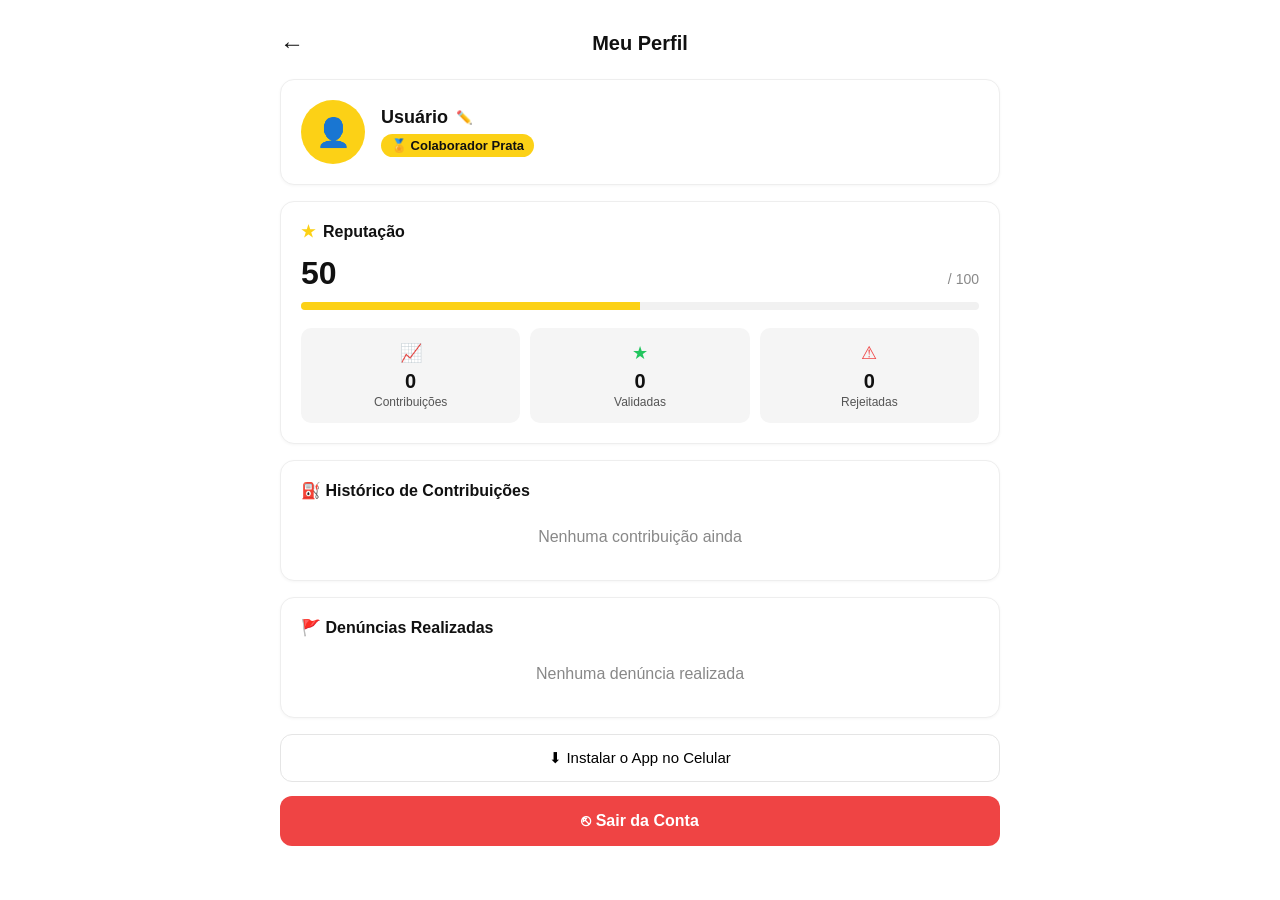
<file: liege_telas/perfil.html>
<!DOCTYPE html>
<html lang="pt-BR">
<head>
<meta charset="UTF-8">
<meta name="viewport" content="width=device-width, initial-scale=1.0">
<title>Meu Perfil</title>
<style>
  *{box-sizing:border-box;margin:0;padding:0;font-family:-apple-system,BlinkMacSystemFont,"Segoe UI",Roboto,sans-serif}
  body{background:#fff;color:#111;min-height:100vh;padding:20px}
  .container{max-width:720px;margin:0 auto}
  .header{display:flex;align-items:center;gap:12px;padding:12px 0 24px;justify-content:center;position:relative}
  .back{position:absolute;left:0;background:none;border:none;cursor:pointer;font-size:24px;color:#111}
  .header h1{font-size:20px;font-weight:700}
  .card{background:#fff;border:1px solid #eee;border-radius:14px;padding:20px;margin-bottom:16px;box-shadow:0 1px 3px rgba(0,0,0,.04)}
  .profile{display:flex;align-items:center;gap:16px}
  .avatar{width:64px;height:64px;border-radius:50%;background:#fcd116;display:flex;align-items:center;justify-content:center;color:#111;font-size:28px}
  .name-row{display:flex;align-items:center;gap:8px}
  .name-row h2{font-size:18px;font-weight:700}
  .edit{background:none;border:none;cursor:pointer;color:#666}
  .badge{display:inline-flex;align-items:center;gap:6px;background:#fcd116;color:#111;font-size:13px;font-weight:600;padding:4px 10px;border-radius:999px;margin-top:6px}
  .section-title{display:flex;align-items:center;gap:8px;font-size:16px;font-weight:700;margin-bottom:14px}
  .star{color:#fcd116}
  .rep-row{display:flex;justify-content:space-between;align-items:baseline;margin-bottom:10px}
  .rep-value{font-size:32px;font-weight:700}
  .rep-max{color:#888;font-size:14px}
  .progress{height:8px;background:#f1f1f1;border-radius:999px;overflow:hidden;margin-bottom:18px}
  .progress-fill{height:100%;width:50%;background:#fcd116}
  .stats{display:grid;grid-template-columns:repeat(3,1fr);gap:10px}
  .stat{background:#f5f5f5;border-radius:10px;padding:14px;text-align:center}
  .stat-icon{font-size:18px;margin-bottom:6px}
  .stat-num{font-size:20px;font-weight:700}
  .stat-label{font-size:12px;color:#555;margin-top:2px}
  .empty{text-align:center;color:#888;padding:14px 0}
  .install-btn{width:100%;background:#fff;border:1px solid #e5e5e5;border-radius:12px;padding:14px;font-size:15px;font-weight:500;cursor:pointer;display:flex;align-items:center;justify-content:center;gap:8px;margin-bottom:14px}
  .logout-btn{width:100%;background:#ef4444;color:#fff;border:none;border-radius:12px;padding:16px;font-size:16px;font-weight:600;cursor:pointer;display:flex;align-items:center;justify-content:center;gap:8px}
  .logout-btn:hover{background:#dc2626}
</style>
</head>
<body>
<div class="container">
  <div class="header">
    <button class="back" aria-label="Voltar">←</button>
    <h1>Meu Perfil</h1>
  </div>

  <div class="card">
    <div class="profile">
      <div class="avatar">👤</div>
      <div>
        <div class="name-row">
          <h2>Usuário</h2>
          <button class="edit" aria-label="Editar">✏️</button>
        </div>
        <span class="badge">🏅 Colaborador Prata</span>
      </div>
    </div>
  </div>

  <div class="card">
    <div class="section-title"><span class="star">★</span> Reputação</div>
    <div class="rep-row">
      <span class="rep-value">50</span>
      <span class="rep-max">/ 100</span>
    </div>
    <div class="progress"><div class="progress-fill"></div></div>
    <div class="stats">
      <div class="stat"><div class="stat-icon">📈</div><div class="stat-num">0</div><div class="stat-label">Contribuições</div></div>
      <div class="stat"><div class="stat-icon" style="color:#22c55e">★</div><div class="stat-num">0</div><div class="stat-label">Validadas</div></div>
      <div class="stat"><div class="stat-icon" style="color:#ef4444">⚠</div><div class="stat-num">0</div><div class="stat-label">Rejeitadas</div></div>
    </div>
  </div>

  <div class="card">
    <div class="section-title">⛽ Histórico de Contribuições</div>
    <div class="empty">Nenhuma contribuição ainda</div>
  </div>

  <div class="card">
    <div class="section-title">🚩 Denúncias Realizadas</div>
    <div class="empty">Nenhuma denúncia realizada</div>
  </div>

  <button class="install-btn">⬇ Instalar o App no Celular</button>
  <button class="logout-btn">⎋ Sair da Conta</button>
</div>
</body>
</html>
</file>
